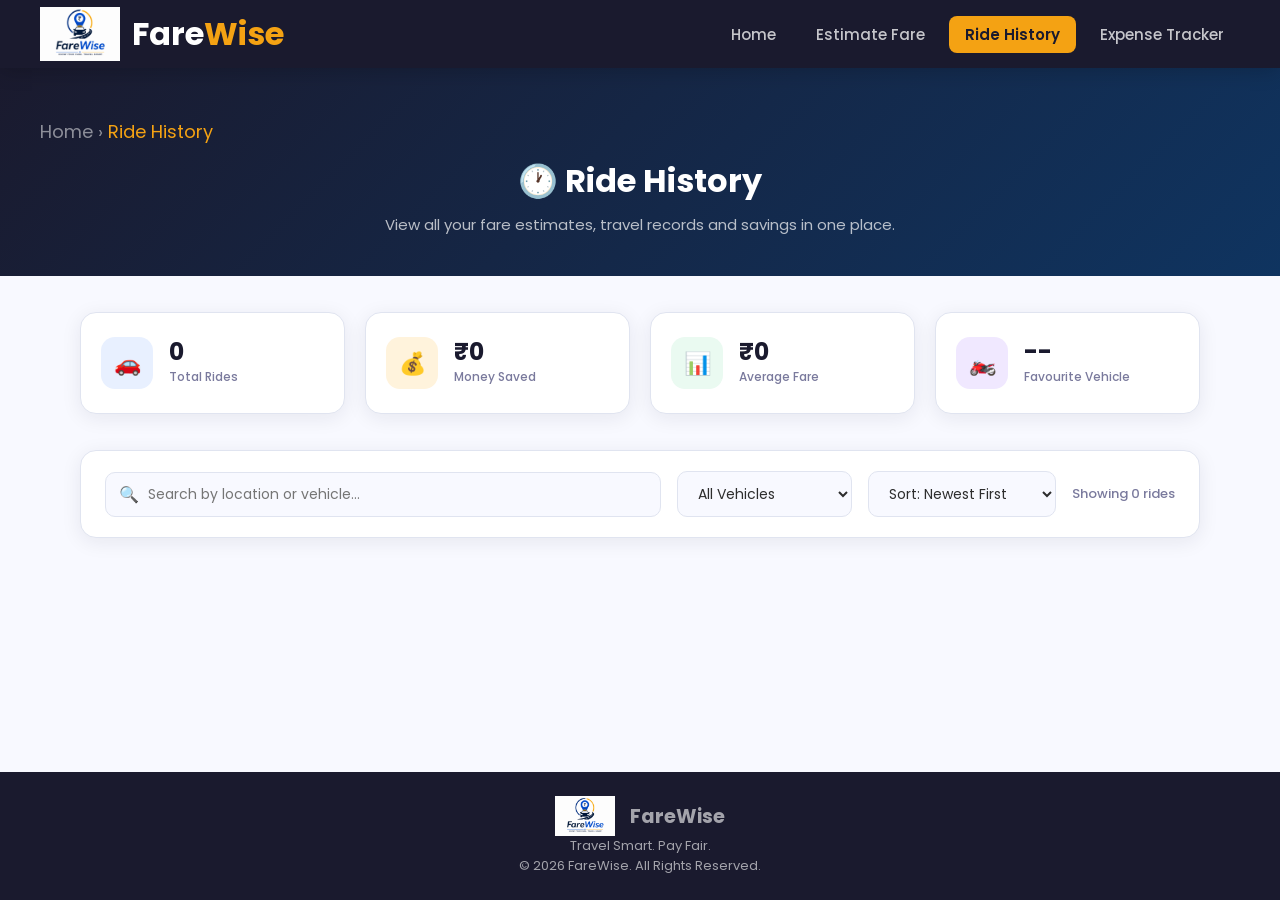
<file: frontend/history.html>
<!DOCTYPE html>
<html lang="en">
<head>
  <meta charset="UTF-8" />
  <meta name="viewport" content="width=device-width, initial-scale=1.0"/>
  <title>Ride History – FareWise</title>
  <link href="https://fonts.googleapis.com/css2?family=Poppins:wght@300;400;500;600;700&display=swap" rel="stylesheet"/>
  <link rel="stylesheet" href="history.css" />
</head>
<body>

  <!-- Navigation -->
  <nav>
    <div class="logo">
    <img src="farewise-logo.png" alt="FareWise Logo" class="nav-logo">
                <span>Fare<span class="highlight">Wise</span></span>

</div>
    <ul>
      <li><a href="index.html">Home</a></li>
      <li><a href="estimate.html">Estimate Fare</a></li>
      <li><a href="history.html" class="active">Ride History</a></li>
      <li><a href="tracker.html">Expense Tracker</a></li>
    </ul>
  </nav>

  <!-- Page Header -->
  <div class="page-header">
    <div class="page-header-inner">
      <div class="breadcrumb">Home &rsaquo; <span>Ride History</span></div>
      <h1>🕐 Ride History</h1>
      <p>View all your fare estimates, travel records and savings in one place.</p>
    </div>
  </div>

  <main>

    <!-- Stats -->
    <div class="stats-grid">
      <div class="stat-card">
        <div class="stat-icon blue">🚗</div>
        <div class="stat-info">
          <div class="stat-value" id="totalRides">0</div>
<div class="stat-label">Total Rides</div>
        </div>
      </div>
      <div class="stat-card">
        <div class="stat-icon orange">💰</div>
        <div class="stat-info">
          <div class="stat-value" id="moneySaved">₹0</div>
<div class="stat-label">Money Saved</div>
        </div>
      </div>
      <div class="stat-card">
    <div class="stat-icon green">📊</div>
    <div class="stat-info">
        <div class="stat-value" id="averageFare">₹0</div>
        <div class="stat-label">Average Fare</div>
    </div>
</div>
      <div class="stat-card">
        <div class="stat-icon purple">🏍️</div>
        <div class="stat-info">
         <div class="stat-value" id="favoriteVehicle">--</div>
          <div class="stat-label">Favourite Vehicle</div>
        </div>
      </div>
    </div>

    <!-- Filters -->
    <div class="filters-bar">
      <div class="search-box">
        <span class="search-icon">🔍</span>
        <input type="text" id="searchInput" placeholder="Search by location or vehicle..." oninput="filterRides()" />
      </div>
      <select class="filter-select" id="vehicleFilter" onchange="filterRides()">
        <option value="all">All Vehicles</option>
        <option value="auto">🛺 Auto Rickshaw</option>
        <option value="cab">🚕 Cab</option>
        <option value="bike">🏍️ Bike Taxi</option>
      </select>
      <select class="filter-select" id="sortFilter" onchange="filterRides()">
        <option value="newest">Sort: Newest First</option>
        <option value="oldest">Sort: Oldest First</option>
        <option value="fare-high">Sort: Fare High–Low</option>
        <option value="fare-low">Sort: Fare Low–High</option>
      </select>
      <span class="results-count" id="resultsCount">
Showing 0 rides
</span>
    </div>

    <!-- Rides Grid -->
    <div class="rides-grid" id="ridesGrid"></div>

    <!-- Empty State -->
    <div class="empty-state" id="emptyState">
    <div class="empty-icon">🛺</div>
    <h3>No Ride History Yet</h3>
    <p>
        Your estimated rides will automatically appear here after you calculate your first fare.
    </p>
    <a href="estimate.html" class="btn-primary">
    Estimate Your First Fare
    </a>
</div>

  </main>

  <!-- Footer -->
  <footer>
    <div class="footer-logo">
        <img src="farewise-logo.png" class="footer-img">
        <h2>FareWise</h2>
    </div>
    <p class="footer-tagline">
        Travel Smart. Pay Fair.
    </p>
    <p class="copyright">
        © 2026 FareWise. All Rights Reserved.
    </p>
  </footer>
  <script src="history.js"></script>

</body>
</html>
</file>
<file: frontend/history.css>
* { box-sizing: border-box; margin: 0; padding: 0; }

:root {
  --navy: #1a1a2e;
  --accent: #f4a213;
  --accent-light: #fff3dc;
  --white: #ffffff;
  --light: #f8f9ff;
  --border: #e0e4f0;
  --text: #2d2d2d;
  --muted: #7a7a9d;
  --success: #27ae60;
  --success-bg: #eafaf1;
  --danger: #e74c3c;
  --danger-bg: #fdf0ef;
  --shadow: 0 4px 20px rgba(26,26,46,0.08);
  --radius: 16px;
}

body {
  font-family: 'Poppins', sans-serif;
  background: var(--light);
  color: var(--text);
  min-height: 100vh;
  display: flex;
  flex-direction: column;
}

/* ── NAV ── */
nav {
  background: var(--navy);
  padding: 0 40px;
  display: flex;
  align-items: center;
  justify-content: space-between;
  height: 68px;
  position: sticky;
  top: 0;
  z-index: 100;
  box-shadow: 0 2px 20px rgba(0,0,0,0.2);
}

.logo{
    display:flex;
    align-items:center;
    gap:12px;
    font-size:32px;
    font-weight:700;
    color:white;
}
.nav-logo{
    width:80px;
    height:80px;
    object-fit:contain;
}

.highlight{
    color:#f4a213;
}

.logo-text h2{
    color:white;
}

.logo-text p{
    color:rgba(255,255,255,0.6);
}

.logo-text h2 span{
    color:#f4a213;
}

nav ul { list-style: none; display: flex; gap: 8px; }

nav ul li a {
  text-decoration: none;
  color: rgba(255,255,255,0.75);
  font-size: 15px;
  font-weight: 500;
  padding: 8px 16px;
  border-radius: 8px;
  transition: all 0.2s;
}

nav ul li a:hover { background: rgba(255,255,255,0.1); color: var(--white); }
nav ul li a.active { background: var(--accent); color: var(--navy); font-weight: 600; }

/* ── PAGE HEADER ── */
.page-header {
  background: linear-gradient(135deg, var(--navy) 0%, #0f3460 100%);
  padding: 50px 40px 40px;
  color: var(--white);
  text-align: center;
}

.breadcrumb { font-size: 18px; color: rgba(255,255,255,0.5); margin-bottom: 12px; text-align: left; }
.breadcrumb span { color: var(--accent); }
.page-header h1 { font-size: 32px; font-weight: 700; margin-bottom: 8px; }
.page-header p { font-size: 15px; color: rgba(255,255,255,0.7); }

/* ── MAIN ── */
main {
  max-width: 1200px;
  margin: 0 auto;
  padding: 36px 40px;
  flex: 1;
  width: 100%;
}

/* ── STATS ── */
.stats-grid {
  display: grid;
  grid-template-columns: repeat(4, 1fr);
  gap: 20px;
  margin-bottom: 36px;
}

.stat-card {
  background: var(--white);
  border-radius: var(--radius);
  padding: 24px 20px;
  box-shadow: var(--shadow);
  display: flex;
  align-items: center;
  gap: 16px;
  border: 1px solid var(--border);
  transition: transform 0.2s, box-shadow 0.2s;
}

.stat-card:hover { transform: translateY(-3px); box-shadow: 0 8px 30px rgba(26,26,46,0.12); }

.stat-icon {
  width: 52px;
  height: 52px;
  border-radius: 14px;
  display: flex;
  align-items: center;
  justify-content: center;
  font-size: 22px;
  flex-shrink: 0;
}

.stat-icon.blue   { background: #e8f0ff; }
.stat-icon.orange { background: var(--accent-light); }
.stat-icon.green  { background: var(--success-bg); }
.stat-icon.purple { background: #f0e8ff; }

.stat-info { flex: 1; }
.stat-value { font-size: 24px; font-weight: 700; color: var(--navy); line-height: 1; margin-bottom: 4px; }
.stat-label { font-size: 12px; color: var(--muted); font-weight: 500; }

/* ── FILTERS ── */
.filters-bar {
  background: var(--white);
  border-radius: var(--radius);
  padding: 20px 24px;
  box-shadow: var(--shadow);
  border: 1px solid var(--border);
  display: flex;
  gap: 16px;
  align-items: center;
  margin-bottom: 28px;
  flex-wrap: wrap;
}

.search-box { flex: 1; min-width: 220px; position: relative; }

.search-box input {
  width: 100%;
  padding: 11px 16px 11px 42px;
  border: 1.5px solid var(--border);
  border-radius: 10px;
  font-size: 14px;
  font-family: 'Poppins', sans-serif;
  color: var(--text);
  background: var(--light);
  outline: none;
  transition: border 0.2s;
}

.search-box input:focus { border-color: var(--accent); background: white; }
.search-icon { position: absolute; left: 14px; top: 50%; transform: translateY(-50%); font-size: 16px; color: var(--muted); }

.filter-select {
  padding: 11px 16px;
  border: 1.5px solid var(--border);
  border-radius: 10px;
  font-size: 14px;
  font-family: 'Poppins', sans-serif;
  color: var(--text);
  background: var(--light);
  outline: none;
  cursor: pointer;
  min-width: 160px;
  transition: border 0.2s;
}

.filter-select:focus { border-color: var(--accent); }
.results-count { font-size: 13px; color: var(--muted); font-weight: 500; white-space: nowrap; }

/* ── RIDE CARDS ── */
.rides-grid {
  display: grid;
  grid-template-columns: repeat(auto-fill, minmax(340px, 1fr));
  gap: 20px;
}

.ride-card {
  background: var(--white);
  border-radius: var(--radius);
  box-shadow: var(--shadow);
  border: 1px solid var(--border);
  overflow: hidden;
  transition: transform 0.2s, box-shadow 0.2s;
}

.ride-card:hover { transform: translateY(-4px); box-shadow: 0 12px 36px rgba(26,26,46,0.13); }

.ride-card-header {
  padding: 16px 20px;
  display: flex;
  align-items: center;
  justify-content: space-between;
  border-bottom: 1px solid var(--border);
}

.vehicle-badge { display: flex; align-items: center; gap: 8px; font-weight: 600; font-size: 14px; color: var(--navy); }

.vehicle-icon {
  width: 36px;
  height: 36px;
  border-radius: 10px;
  display: flex;
  align-items: center;
  justify-content: center;
  font-size: 18px;
}

.vehicle-icon.auto { background: #fff3dc; }
.vehicle-icon.cab  { background: #e8f0ff; }
.vehicle-icon.bike { background: #eafaf1; }

.ride-date { font-size: 12px; color: var(--muted); text-align: right; }
.ride-card-body { padding: 18px 20px; }

.route { display: flex; flex-direction: column; gap: 8px; margin-bottom: 16px; }
.route-point { display: flex; align-items: center; gap: 10px; font-size: 14px; }
.route-dot { width: 10px; height: 10px; border-radius: 50%; flex-shrink: 0; }
.route-dot.from { background: var(--accent); }
.route-dot.to   { background: var(--navy); }
.route-line { width: 2px; height: 16px; background: var(--border); margin-left: 4px; }
.route-label { font-size: 11px; color: var(--muted); font-weight: 500; }
.route-place { font-weight: 500; color: var(--text); }

.ride-meta { display: grid; grid-template-columns: 1fr 1fr; gap: 10px; margin-bottom: 16px; }
.meta-item { background: var(--light); border-radius: 10px; padding: 10px 12px; }
.meta-label { font-size: 11px; color: var(--muted); font-weight: 500; margin-bottom: 2px; }
.meta-value { font-size: 14px; font-weight: 600; color: var(--navy); }

.fare-row {
  display: flex;
  align-items: center;
  justify-content: space-between;
  background: var(--accent-light);
  border-radius: 10px;
  padding: 12px 14px;
  margin-bottom: 16px;
}

.fare-label { font-size: 13px; color: var(--navy); font-weight: 500; }
.fare-amount { font-size: 20px; font-weight: 700; color: var(--navy); }

.savings-badge { font-size: 11px; font-weight: 600; padding: 3px 10px; border-radius: 20px; }
.savings-badge.saved    { background: var(--success-bg); color: var(--success); }
.savings-badge.overpaid { background: var(--danger-bg); color: var(--danger); }
.savings-badge.fair     { background: #e8f0ff; color: #2563eb; }

.ride-card-footer{
    padding:14px 20px;
    border-top:1px solid var(--border);
    display:flex;
    gap:12px;
}

.ride-card-footer button{
    flex:1;
}

.btn-view{
    flex:1;
    background:#111827;
    color:#ffffff;
    border:none;
    padding:12px 18px;
    border-radius:10px;
    cursor:pointer;
    font-size:14px;
    font-weight:600;
    font-family:'Poppins',sans-serif;
    white-space:nowrap;
}

.btn-view:hover{
    background:var(--navy);
}

.btn-delete{
    flex:1;
    background:#ffffff;
    color:#dc2626;
    border:2px solid #dc2626;
    padding:12px 18px;
    border-radius:10px;
    cursor:pointer;
    font-size:14px;
    font-weight:600;
    font-family:'Poppins',sans-serif;
    white-space:nowrap;
}

.btn-delete:hover{
    background:#dc2626;
    color:#ffffff;
}

/* ── EMPTY STATE ── */
.empty-state {
  display: none;
  text-align: center;
  padding: 80px 20px;
  background: var(--white);
  border-radius: var(--radius);
  box-shadow: var(--shadow);
  border: 1px solid var(--border);
}

.empty-icon { font-size: 64px; margin-bottom: 20px; }
.empty-state h3 { font-size: 22px; font-weight: 700; color: var(--navy); margin-bottom: 10px; }
.empty-state p { font-size: 15px; color: var(--muted); margin-bottom: 28px; max-width: 360px; margin-left: auto; margin-right: auto; }

.btn-primary {
  display: inline-block;
  padding: 12px 28px;
  background: var(--accent);
  color: var(--navy);
  border-radius: 10px;
  font-weight: 700;
  font-size: 15px;
  text-decoration: none;
  transition: background 0.2s;
}

.btn-primary:hover { background: #e09210; }

/* ── FOOTER ── */
footer {
  background: var(--navy);
  color: rgba(255,255,255,0.6);
  text-align: center;
  padding: 24px 40px;
  font-size: 13px;
  margin-top: auto;
}
.footer-logo{
    display:flex;
    justify-content:center;
    align-items:center;
    gap:15px;
}
.footer-img{
    width:60px;
}
footer span { color: var(--accent); font-weight: 600; }

/* ── RESPONSIVE ── */
@media (max-width: 900px) {
  .stats-grid { grid-template-columns: repeat(2, 1fr); }
  nav { padding: 0 20px; }
  main { padding: 24px 20px; }
  .page-header { padding: 36px 20px 28px; }
}

@media (max-width: 600px) {
  .stats-grid { grid-template-columns: 1fr 1fr; }
  .rides-grid { grid-template-columns: 1fr; }
  nav ul { display: none; }
  .filters-bar { flex-direction: column; }
  .search-box { width: 100%; }
  .filter-select { width: 100%; }
}
</file>
